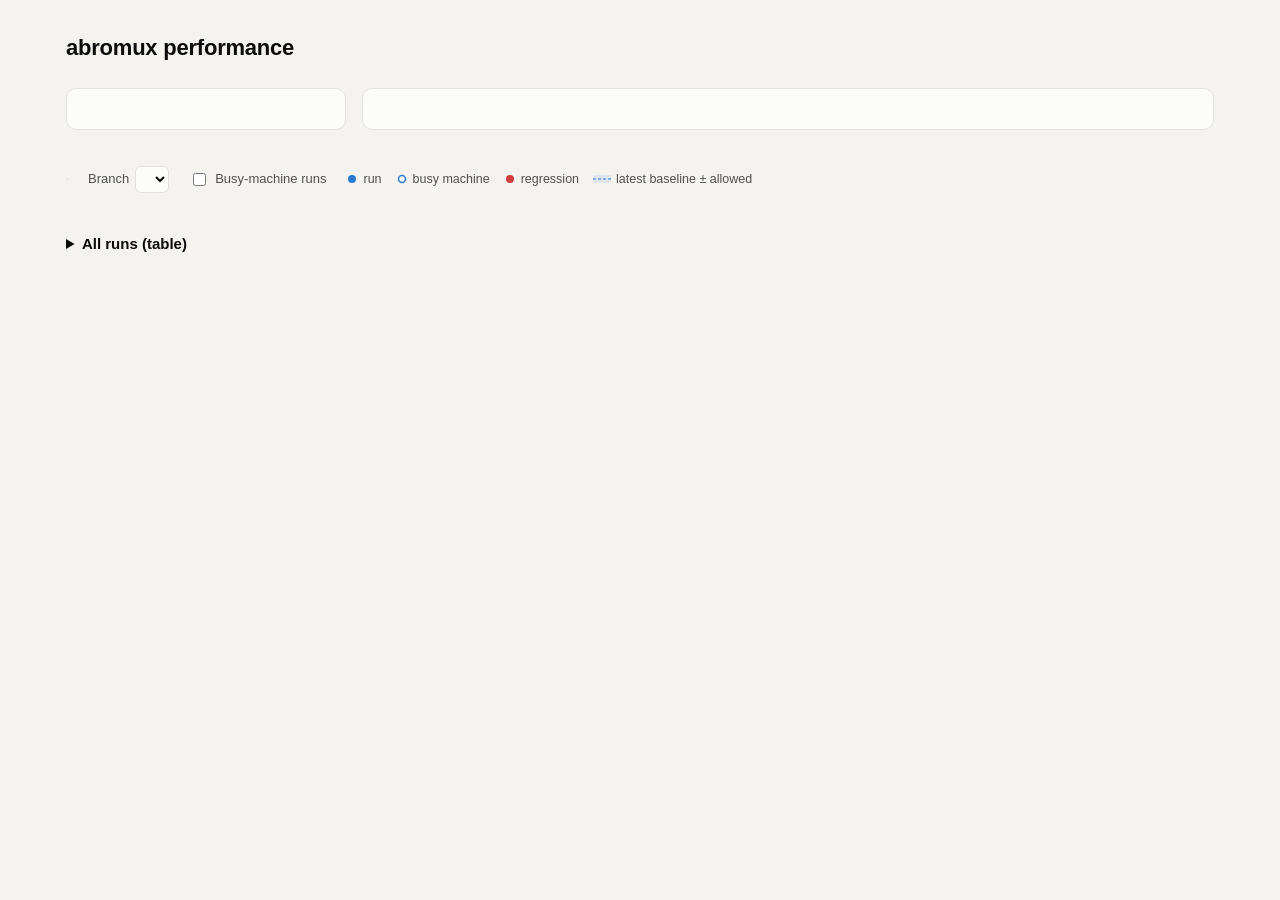
<file: scripts/perf-report.html>
<!doctype html>
<html lang="en">
<head>
<meta charset="utf-8">
<meta name="viewport" content="width=device-width, initial-scale=1">
<title>abromux performance</title>
<!-- Template for `scripts/perf.py report`; the script fills in the data below. -->
<style>
:root {
  color-scheme: light;
  --surface-0: #f4f3f0;
  --surface-1: #fcfcfb;
  --border: #e3e2dd;
  --grid: #ecebe7;
  --text-primary: #0b0b0b;
  --text-secondary: #52514e;
  --text-muted: #7a7973;
  --series-1: #2a78d6;
  --band: rgba(42, 120, 214, 0.10);
  --good: #0ca30c;
  --critical: #d03b3b;
  --warning: #fab219;
  --chip-bg: #f0efec;
}
@media (prefers-color-scheme: dark) {
  :root:where(:not([data-theme="light"])) {
    color-scheme: dark;
    --surface-0: #121211;
    --surface-1: #1a1a19;
    --border: #2e2e2b;
    --grid: #262624;
    --text-primary: #f0efec;
    --text-secondary: #c3c2b7;
    --text-muted: #8f8e86;
    --series-1: #3987e5;
    --band: rgba(57, 135, 229, 0.16);
    --chip-bg: #262624;
  }
}
:root[data-theme="dark"] {
  color-scheme: dark;
  --surface-0: #121211;
  --surface-1: #1a1a19;
  --border: #2e2e2b;
  --grid: #262624;
  --text-primary: #f0efec;
  --text-secondary: #c3c2b7;
  --text-muted: #8f8e86;
  --series-1: #3987e5;
  --band: rgba(57, 135, 229, 0.16);
  --chip-bg: #262624;
}
* { box-sizing: border-box; }
body {
  margin: 0;
  background: var(--surface-0);
  color: var(--text-primary);
  font: 14px/1.45 -apple-system, BlinkMacSystemFont, "SF Pro Text", "Helvetica Neue", sans-serif;
  -webkit-font-smoothing: antialiased;
}
main { max-width: 1180px; margin: 0 auto; padding: 32px 16px 64px; }
h1 { font-size: 22px; margin: 0 0 4px; letter-spacing: -0.01em; }
h2 { font-size: 15px; margin: 40px 0 12px; }
h3 { font-size: 12px; font-weight: 600; text-transform: uppercase; letter-spacing: 0.06em; color: var(--text-muted); margin: 28px 0 10px; }
.meta { color: var(--text-secondary); margin: 0; }
.mono, code { font-family: ui-monospace, "SF Mono", Menlo, monospace; font-size: 12.5px; }
.card { background: var(--surface-1); border: 1px solid var(--border); border-radius: 10px; }

/* latest run */
.latest { display: grid; grid-template-columns: minmax(220px, 280px) 1fr; gap: 16px; margin-top: 24px; }
.hero { padding: 20px; display: flex; flex-direction: column; gap: 10px; }
.hero .big { font-size: 32px; font-weight: 650; letter-spacing: -0.02em; line-height: 1.1; display: flex; align-items: center; gap: 10px; }
.hero .big svg { flex: none; }
.hero p { margin: 0; color: var(--text-secondary); }
.hero .note { color: var(--text-primary); background: var(--chip-bg); border-radius: 6px; padding: 8px 10px; font-size: 13px; }
.tablewrap { overflow-x: auto; }
table { border-collapse: collapse; width: 100%; }
th, td { padding: 7px 12px; text-align: left; white-space: nowrap; border-bottom: 1px solid var(--grid); }
th { font-size: 12px; font-weight: 600; color: var(--text-muted); }
tr:last-child td { border-bottom: 0; }
td.num, th.num { text-align: right; font-variant-numeric: tabular-nums; }
td .unit { color: var(--text-muted); margin-left: 3px; font-size: 12px; }
.chip { display: inline-flex; align-items: center; gap: 5px; font-size: 12.5px; color: var(--text-primary); }
.chip svg { flex: none; }
.muted { color: var(--text-muted); }

/* controls */
.controls { display: flex; flex-wrap: wrap; align-items: center; gap: 10px 20px; margin: 36px 0 0; }
.seg { display: inline-flex; border: 1px solid var(--border); border-radius: 7px; overflow: hidden; background: var(--surface-1); }
.seg button { border: 0; background: none; color: var(--text-secondary); font: inherit; font-size: 13px; padding: 5px 12px; cursor: pointer; }
.seg button + button { border-left: 1px solid var(--border); }
.seg button[aria-pressed="true"] { background: var(--chip-bg); color: var(--text-primary); font-weight: 600; }
label.ctl { display: inline-flex; align-items: center; gap: 6px; color: var(--text-secondary); font-size: 13px; }
select { font: inherit; font-size: 13px; padding: 4px 6px; border-radius: 6px; border: 1px solid var(--border); background: var(--surface-1); color: var(--text-primary); }
.legend { display: inline-flex; gap: 14px; color: var(--text-secondary); font-size: 12.5px; flex-wrap: wrap; }
.legend span { display: inline-flex; align-items: center; gap: 5px; }

/* charts */
.grid { display: grid; grid-template-columns: repeat(auto-fill, minmax(340px, 1fr)); gap: 12px; }
.chart { padding: 14px 14px 8px; position: relative; }
.chart header { display: flex; justify-content: space-between; align-items: baseline; gap: 8px; }
.chart .title { font-weight: 600; font-size: 13.5px; }
.chart .sub { color: var(--text-muted); font-size: 12px; }
.chart .value { font-size: 13px; font-variant-numeric: tabular-nums; white-space: nowrap; }
.chart svg.plot { display: block; width: 100%; height: auto; margin-top: 6px; overflow: visible; }
.chart .empty { color: var(--text-muted); font-size: 13px; padding: 40px 0; text-align: center; }
.axis text { fill: var(--text-muted); font-size: 10.5px; font-variant-numeric: tabular-nums; }
.tip {
  position: fixed; pointer-events: none; z-index: 10; display: none;
  background: var(--surface-1); color: var(--text-primary); border: 1px solid var(--border);
  border-radius: 8px; padding: 8px 10px; font-size: 12.5px; box-shadow: 0 6px 24px rgba(0,0,0,0.14); max-width: 300px;
}
.tip .v { font-size: 15px; font-weight: 650; font-variant-numeric: tabular-nums; }
.tip .row { color: var(--text-secondary); white-space: nowrap; overflow: hidden; text-overflow: ellipsis; }

details { margin-top: 40px; }
summary { cursor: pointer; font-weight: 600; font-size: 15px; }
details .card { margin-top: 12px; }
footer { margin-top: 40px; color: var(--text-muted); font-size: 12px; }

@media (max-width: 960px) {
  .latest { grid-template-columns: 1fr; }
}
@media (max-width: 720px) {
  .grid { grid-template-columns: 1fr; }
}
</style>
</head>
<body>
<main>
  <h1>abromux performance</h1>
  <p class="meta" id="meta"></p>

  <section class="latest">
    <div class="card hero" id="hero"></div>
    <div class="card tablewrap"><table id="latest-table"></table></div>
  </section>

  <div class="controls">
    <div class="seg" role="group" aria-label="Runs shown" id="range"></div>
    <label class="ctl">Branch <select id="branch"></select></label>
    <label class="ctl"><input type="checkbox" id="busy"> Busy-machine runs</label>
    <div class="legend" aria-hidden="true">
      <span><svg width="12" height="12"><circle cx="6" cy="6" r="4" fill="var(--series-1)"/></svg>run</span>
      <span><svg width="12" height="12"><circle cx="6" cy="6" r="3.5" fill="var(--surface-1)" stroke="var(--series-1)" stroke-width="1.5"/></svg>busy machine</span>
      <span><svg width="12" height="12"><circle cx="6" cy="6" r="4" fill="var(--critical)"/></svg>regression</span>
      <span><svg width="18" height="12"><rect x="0" y="2" width="18" height="8" fill="var(--band)"/><line x1="0" x2="18" y1="6" y2="6" stroke="var(--series-1)" stroke-dasharray="3 2"/></svg>latest baseline ± allowed</span>
    </div>
  </div>

  <div id="charts"></div>

  <details>
    <summary>All runs (table)</summary>
    <div class="card tablewrap"><table id="runs-table"></table></div>
  </details>

  <footer id="footer"></footer>
</main>
<div class="tip" id="tip"></div>

<script>
const DATA = /*DATA*/null;

const GROUPS = [
  ["Build and VT parsing", ["binary_size_mb", "vt_ascii_mbps", "vt_color_mbps", "vt_unicode_mbps"]],
  ["Startup", ["startup_socket_ms", "startup_prompt_ms"]],
  ["Opening terminals", ["new_tab_login_ms", "new_tab_ms", "new_split_ms", "new_workspace_ms", "browser_open_ms"]],
  ["Navigation and input", ["switch_workspace_ms", "focus_tab_ms", "focus_pane_ms", "close_tab_ms", "echo_ms", "scroll_ms", "rpc_ping_ms"]],
  ["Frame draw", ["new_tab_draw_ms", "new_split_draw_ms", "switch_workspace_draw_ms", "echo_draw_ms", "scroll_draw_ms"]],
  ["Memory and idle CPU", ["idle_footprint_mb", "per_terminal_mb", "footprint_after_mb", "idle_cpu_pct", "idle_cpu_11_pct"]],
  ["In-app throughput", ["app_ascii_mbps", "app_color_mbps", "app_unicode_mbps", "throughput_cpu_s", "throughput_frame_p99_ms", "throughput_late_pct"]],
  ["Kitty graphics", ["kitty_parse_ms", "kitty_snapshot_ms", "kitty_convert_ms", "kitty_shm_fps", "kitty_fps", "kitty_frame_p99_ms", "kitty_footprint_mb"]],
];

const $ = (id) => document.getElementById(id);
const esc = (s) => String(s ?? "").replace(/[&<>"]/g, (c) => ({ "&": "&amp;", "<": "&lt;", ">": "&gt;", '"': "&quot;" }[c]));
const fmt = (v) => v == null ? "–" : Math.abs(v) >= 100 ? v.toFixed(0) : Math.abs(v) >= 10 ? v.toFixed(1) : v.toFixed(2);
const when = (ts) => { const d = new Date(ts); return d.toLocaleDateString(undefined, { month: "short", day: "numeric" }) + " " + d.toLocaleTimeString(undefined, { hour: "2-digit", minute: "2-digit" }); };

const ICON = {
  WORSE: '<svg width="14" height="14" viewBox="0 0 14 14" aria-hidden="true"><circle cx="7" cy="7" r="7" fill="var(--critical)"/><path d="M4 5.5 7 9l3-3.5" fill="none" stroke="#fff" stroke-width="1.8" stroke-linecap="round" stroke-linejoin="round"/></svg>',
  better: '<svg width="14" height="14" viewBox="0 0 14 14" aria-hidden="true"><circle cx="7" cy="7" r="7" fill="var(--good)"/><path d="M4 8.5 7 5l3 3.5" fill="none" stroke="#fff" stroke-width="1.8" stroke-linecap="round" stroke-linejoin="round"/></svg>',
  ok: '<svg width="14" height="14" viewBox="0 0 14 14" aria-hidden="true"><circle cx="7" cy="7" r="6" fill="none" stroke="var(--text-muted)" stroke-width="1.5"/></svg>',
  new: '<svg width="14" height="14" viewBox="0 0 14 14" aria-hidden="true"><circle cx="7" cy="7" r="6" fill="none" stroke="var(--text-muted)" stroke-width="1.5" stroke-dasharray="2 2"/></svg>',
};
const STATUS_LABEL = { WORSE: "Regression", better: "Better", ok: "Within noise", new: "No baseline" };
const chip = (s) => `<span class="chip">${ICON[s]}${STATUS_LABEL[s]}</span>`;

// ---- header + latest run ----
function renderLatest() {
  const m = DATA.machine, runs = DATA.runs, latest = runs[runs.length - 1], g = latest.git;
  $("meta").textContent = `${m.chip}, ${m.mem_gb} GB, macOS ${m.os} · ${runs.length} run${runs.length === 1 ? "" : "s"} on this machine`;
  const rows = DATA.latest.rows, regs = rows.filter((r) => r.status === "WORSE");
  const nb = DATA.latest.baseCount;
  const headline = !nb ? `${ICON.new} First run`
    : regs.length ? `${ICON.WORSE.replace(/14/g, "26")} ${regs.length} regression${regs.length > 1 ? "s" : ""}`
    : `${ICON.better.replace(/14/g, "26").replace("M4 8.5 7 5l3 3.5", "M4 7.2 6.2 9.4 10 5")} No regressions`;
  $("hero").innerHTML = `
    <div class="muted">Latest run · ${esc(when(latest.timestamp))}</div>
    <div class="big">${headline}</div>
    <p><code>${esc(g.sha.slice(0, 8))}</code>${g.dirty ? " + uncommitted changes" : ""} on <code>${esc(g.branch)}</code></p>
    <p>${esc(g.subject)}</p>
    <p class="muted">${esc(latest.mode)} run${latest.label ? " · " + esc(latest.label) : ""} · compared with the median of the last ${nb} quiet run${nb === 1 ? "" : "s"}</p>
    ${latest.busy ? `<div class="note">The machine was busy (load ${latest.load}), so this run's numbers are noisy and it isn't used as a baseline.</div>` : ""}`;
  $("latest-table").innerHTML = `<thead><tr><th>Metric</th><th class="num">Now</th><th class="num">Baseline</th><th class="num">Change</th><th>Status</th></tr></thead><tbody>` +
    rows.map((r) => `<tr>
      <td>${esc(r.desc)}</td>
      <td class="num">${fmt(r.now)}<span class="unit">${esc(r.unit)}</span></td>
      <td class="num">${fmt(r.baseline)}</td>
      <td class="num">${r.delta == null ? "–" : (r.delta >= 0 ? "+" : "") + (r.delta * 100).toFixed(1) + "%"}</td>
      <td>${chip(r.status)}</td></tr>`).join("") + "</tbody>";
}

// ---- filters ----
const state = { range: 30, branch: "", busy: false };
try { Object.assign(state, JSON.parse(localStorage.getItem("abromux-perf-filters") || "{}")); } catch {}
const save = () => { try { localStorage.setItem("abromux-perf-filters", JSON.stringify(state)); } catch {} };

function renderControls() {
  const ranges = [[10, "10"], [30, "30"], [100, "100"], [0, "All"]];
  $("range").innerHTML = '<button disabled style="cursor:default">Last</button>' + ranges.map(([n, l]) => `<button data-n="${n}" aria-pressed="${state.range === n}">${l}</button>`).join("");
  $("range").onclick = (e) => { const b = e.target.closest("button[data-n]"); if (!b) return; state.range = +b.dataset.n; save(); renderControls(); renderCharts(); };
  const branches = [...new Set(DATA.runs.map((r) => r.git.branch))].sort();
  if (state.branch && !branches.includes(state.branch)) state.branch = "";
  $("branch").innerHTML = `<option value="">All</option>` + branches.map((b) => `<option ${b === state.branch ? "selected" : ""}>${esc(b)}</option>`).join("");
  $("branch").onchange = (e) => { state.branch = e.target.value; save(); renderCharts(); };
  $("busy").checked = state.busy;
  $("busy").onchange = (e) => { state.busy = e.target.checked; save(); renderCharts(); };
}

function visibleRuns() {
  let runs = DATA.runs.filter((r) => (state.busy || !r.busy) && (!state.branch || r.git.branch === state.branch));
  return state.range ? runs.slice(-state.range) : runs;
}

// ---- charts ----
function niceTicks(lo, hi, count = 4) {
  if (hi === lo) { const p = Math.abs(lo) * 0.1 || 1; lo -= p; hi += p; }
  const raw = (hi - lo) / count, mag = 10 ** Math.floor(Math.log10(raw));
  const step = [1, 2, 2.5, 5, 10].map((s) => s * mag).find((s) => s >= raw);
  const start = Math.floor(lo / step) * step, ticks = [];
  for (let v = start; v <= hi + step * 0.5; v += step) ticks.push(+v.toPrecision(12));
  return ticks;
}

const W = 340, H = 150, M = { l: 40, r: 10, t: 8, b: 20 };

function chartSvg(name, runs) {
  const pts = runs.map((r, i) => ({ r, i, v: r.metrics[name] })).filter((p) => p.v != null);
  if (!pts.length) return null;
  const row = DATA.latest.rows.find((x) => x.name === name);
  const band = row && row.baseline != null ? [row.baseline - row.allowed, row.baseline + row.allowed, row.baseline] : null;
  let lo = Math.min(...pts.map((p) => p.v)), hi = Math.max(...pts.map((p) => p.v));
  // Every metric is non-negative; don't let the band push the axis below 0.
  if (band) { band[0] = Math.max(0, band[0]); lo = Math.min(lo, band[0]); hi = Math.max(hi, band[1]); }
  if (lo >= 0 && lo < (hi - lo) * 0.6) lo = 0;
  const ticks = niceTicks(lo, hi);
  const y0 = ticks[0], y1 = ticks[ticks.length - 1];
  const iw = W - M.l - M.r, ih = H - M.t - M.b;
  const n = runs.length;
  const x = (i) => M.l + (n === 1 ? iw / 2 : (i / (n - 1)) * iw);
  const y = (v) => M.t + ih - ((v - y0) / (y1 - y0 || 1)) * ih;

  let s = `<svg class="plot" viewBox="0 0 ${W} ${H}" role="img" aria-label="${esc(DATA.metrics[name].desc)} over the last ${n} runs">`;
  s += `<g class="axis">`;
  for (const t of ticks) s += `<line x1="${M.l}" x2="${W - M.r}" y1="${y(t)}" y2="${y(t)}" stroke="var(--grid)"/><text x="${M.l - 6}" y="${y(t) + 3.5}" text-anchor="end">${fmt(t)}</text>`;
  const first = runs[0], last = runs[n - 1];
  const day = (ts) => new Date(ts).toLocaleDateString(undefined, { month: "short", day: "numeric" });
  s += `<text x="${M.l}" y="${H - 4}">${esc(day(first.timestamp))}</text>`;
  if (n > 1) s += `<text x="${W - M.r}" y="${H - 4}" text-anchor="end">${esc(day(last.timestamp))}</text>`;
  s += `</g>`;
  if (band) {
    const top = y(Math.min(band[1], y1)), bot = y(Math.max(band[0], y0));
    s += `<rect x="${M.l}" width="${iw}" y="${top}" height="${Math.max(0, bot - top)}" fill="var(--band)"/>`;
    s += `<line x1="${M.l}" x2="${W - M.r}" y1="${y(band[2])}" y2="${y(band[2])}" stroke="var(--series-1)" stroke-opacity="0.55" stroke-dasharray="4 3"/>`;
  }
  if (pts.length > 1) s += `<polyline points="${pts.map((p) => `${x(p.i)},${y(p.v)}`).join(" ")}" fill="none" stroke="var(--series-1)" stroke-width="2" stroke-linejoin="round" stroke-linecap="round"/>`;
  const dense = pts.length > 60;
  for (const p of pts) {
    const worse = p.r.status[name] === "WORSE";
    const rad = dense && !worse && !p.r.busy ? 0 : 4;
    if (!rad) continue;
    if (p.r.busy) s += `<circle cx="${x(p.i)}" cy="${y(p.v)}" r="3.5" fill="var(--surface-1)" stroke="${worse ? "var(--critical)" : "var(--series-1)"}" stroke-width="1.5"/>`;
    else s += `<circle cx="${x(p.i)}" cy="${y(p.v)}" r="${rad}" fill="${worse ? "var(--critical)" : "var(--series-1)"}" stroke="var(--surface-1)" stroke-width="2"/>`;
  }
  s += `<line class="xh" x1="0" x2="0" y1="${M.t}" y2="${M.t + ih}" stroke="var(--text-muted)" stroke-width="1" visibility="hidden"/>`;
  s += `<circle class="xh-dot" r="5" fill="none" stroke="var(--text-primary)" stroke-width="1.5" visibility="hidden"/>`;
  s += `<rect class="hit" x="${M.l - 8}" y="0" width="${iw + 16}" height="${H}" fill="transparent"/>`;
  s += `</svg>`;
  return { svg: s, pts, x, y };
}

function renderCharts() {
  const runs = visibleRuns();
  const host = $("charts");
  host.innerHTML = "";
  for (const [title, names] of GROUPS) {
    const present = names.filter((nm) => DATA.runs.some((r) => r.metrics[nm] != null));
    if (!present.length) continue;
    host.insertAdjacentHTML("beforeend", `<h3>${esc(title)}</h3><div class="grid"></div>`);
    const grid = host.lastElementChild;
    for (const name of present) {
      const meta = DATA.metrics[name];
      const card = document.createElement("div");
      card.className = "card chart";
      const row = DATA.latest.rows.find((r) => r.name === name);
      card.innerHTML = `<header><div><div class="title">${esc(meta.desc)}</div><div class="sub">${esc(meta.unit)} · ${meta.better} is better</div></div>
        <div class="value">${row ? fmt(row.now) + " " + esc(meta.unit) : ""}</div></header>`;
      const c = runs.length ? chartSvg(name, runs) : null;
      if (!c) { card.insertAdjacentHTML("beforeend", `<div class="empty">No data for these runs</div>`); grid.appendChild(card); continue; }
      card.insertAdjacentHTML("beforeend", c.svg);
      grid.appendChild(card);
      attachHover(card.querySelector("svg"), c, name);
    }
  }
}

function attachHover(svg, c, name) {
  const tip = $("tip"), xh = svg.querySelector(".xh"), dot = svg.querySelector(".xh-dot"), hit = svg.querySelector(".hit");
  const meta = DATA.metrics[name];
  const hide = () => { tip.style.display = "none"; xh.setAttribute("visibility", "hidden"); dot.setAttribute("visibility", "hidden"); };
  hit.addEventListener("mousemove", (e) => {
    const pt = svg.createSVGPoint(); pt.x = e.clientX; pt.y = e.clientY;
    const lx = pt.matrixTransform(svg.getScreenCTM().inverse()).x;
    let best = c.pts[0];
    for (const p of c.pts) if (Math.abs(c.x(p.i) - lx) < Math.abs(c.x(best.i) - lx)) best = p;
    const px = c.x(best.i), py = c.y(best.v);
    xh.setAttribute("x1", px); xh.setAttribute("x2", px); xh.setAttribute("visibility", "visible");
    dot.setAttribute("cx", px); dot.setAttribute("cy", py); dot.setAttribute("visibility", "visible");
    const r = best.r, st = r.status[name], g = r.git;
    tip.innerHTML = `<div class="v">${fmt(best.v)} ${esc(meta.unit)}</div>
      <div class="row">${chip(st)}${r.busy ? ` · busy (load ${r.load})` : ""}</div>
      <div class="row"><code>${esc(g.sha.slice(0, 8))}</code>${g.dirty ? "+" : ""} ${esc(g.branch)}</div>
      <div class="row">${esc(g.subject)}</div>
      <div class="row">${esc(when(r.timestamp))} · ${esc(r.mode)}${r.label ? " · " + esc(r.label) : ""}</div>`;
    tip.style.display = "block";
    const tw = tip.offsetWidth, th = tip.offsetHeight;
    let left = e.clientX + 14, top = e.clientY - th - 10;
    if (left + tw > innerWidth - 8) left = e.clientX - tw - 14;
    if (top < 8) top = e.clientY + 16;
    tip.style.left = left + "px"; tip.style.top = top + "px";
  });
  hit.addEventListener("mouseleave", hide);
}

// ---- table of all runs ----
function renderRunsTable() {
  const names = Object.keys(DATA.metrics).filter((nm) => DATA.runs.some((r) => r.metrics[nm] != null));
  $("runs-table").innerHTML = `<thead><tr><th>Run</th><th>When</th><th>Commit</th><th>Branch</th>${names.map((nm) => `<th class="num" title="${esc(DATA.metrics[nm].desc)}">${esc(nm)}</th>`).join("")}</tr></thead><tbody>` +
    DATA.runs.slice().reverse().map((r) => `<tr>
      <td class="mono">${esc(r.id)}${r.busy ? ' <span class="muted">busy</span>' : ""}</td>
      <td>${esc(when(r.timestamp))}</td>
      <td class="mono">${esc(r.git.sha.slice(0, 8))}${r.git.dirty ? "+" : ""}</td>
      <td>${esc(r.git.branch)}</td>
      ${names.map((nm) => { const v = r.metrics[nm], w = r.status[nm] === "WORSE"; return `<td class="num"${w ? ' style="color:var(--critical);font-weight:600" title="regression"' : ""}>${w ? "▼ " : ""}${fmt(v)}</td>`; }).join("")}
    </tr>`).join("") + "</tbody>";
}

renderLatest();
renderControls();
renderCharts();
renderRunsTable();
$("footer").innerHTML = `Generated ${esc(when(DATA.generated))} by <code>scripts/perf.py report</code> from <code>${esc(DATA.history)}</code>. A regression is worse than the baseline median by more than both the metric's threshold and 3× the baseline's spread; busy-machine runs never count as baseline.`;
</script>
</body>
</html>
</file>
